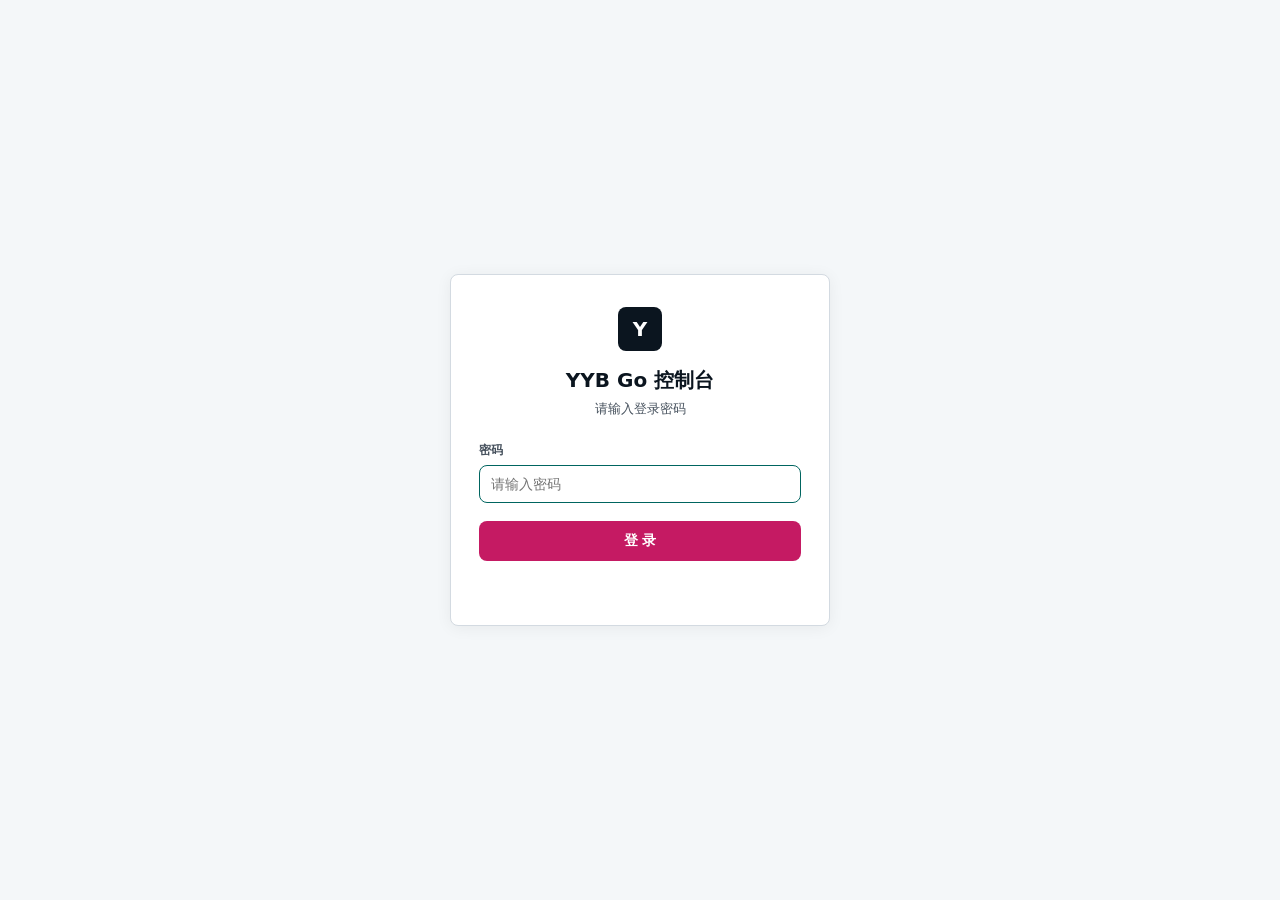
<file: resource/templates/login.html>
<!DOCTYPE html>
<html lang="zh-CN">
<head>
  <meta charset="UTF-8">
  <meta name="viewport" content="width=device-width, initial-scale=1.0">
  <title>YYB Go - 登录</title>
  <style>
    :root {
      --bg: oklch(0.974 0.004 250);
      --surface: oklch(1 0 0);
      --ink: oklch(0.19 0.025 252);
      --muted: oklch(0.43 0.025 252);
      --line: oklch(0.885 0.012 250);
      --primary: oklch(0.54 0.205 3);
      --primary-hover: oklch(0.48 0.195 3);
      --danger: oklch(0.55 0.18 25);
      --danger-soft: oklch(0.955 0.032 25);
      --radius: 8px;
    }
    * { margin: 0; padding: 0; box-sizing: border-box; }
    body {
      min-height: 100vh;
      display: grid;
      place-items: center;
      background: var(--bg);
      color: var(--ink);
      font-family: ui-sans-serif, system-ui, -apple-system, BlinkMacSystemFont, "Segoe UI", "Microsoft YaHei", sans-serif;
      font-size: 14px;
    }
    .login-card {
      width: min(380px, calc(100vw - 32px));
      background: var(--surface);
      border: 1px solid var(--line);
      border-radius: var(--radius);
      padding: 32px 28px;
      box-shadow: 0 2px 16px rgba(0,0,0,0.06);
    }
    .mark {
      width: 44px; height: 44px;
      border-radius: var(--radius);
      display: grid; place-items: center;
      background: var(--ink); color: var(--surface);
      font-weight: 800; font-size: 20px;
      margin: 0 auto 16px;
    }
    h1 {
      text-align: center;
      font-size: 20px; font-weight: 760;
      margin-bottom: 6px;
    }
    .sub {
      text-align: center;
      color: var(--muted);
      font-size: 13px;
      margin-bottom: 24px;
    }
    .field {
      display: grid; gap: 6px;
      margin-bottom: 18px;
    }
    .field label {
      color: var(--muted);
      font-size: 12px; font-weight: 680;
    }
    .input {
      width: 100%;
      border: 1px solid var(--line);
      border-radius: var(--radius);
      background: var(--surface);
      color: var(--ink);
      padding: 10px 11px;
      font: inherit;
      outline: none;
      transition: border-color 160ms ease;
    }
    .input:focus {
      border-color: oklch(0.44 0.112 190);
    }
    .btn {
      width: 100%;
      min-height: 40px;
      border: none;
      border-radius: var(--radius);
      background: var(--primary);
      color: #fff;
      font: inherit;
      font-weight: 700;
      cursor: pointer;
      transition: background 160ms ease;
    }
    .btn:hover { background: var(--primary-hover); }
    .btn:disabled { opacity: 0.62; cursor: not-allowed; }
    .btn:focus-visible {
      outline: 3px solid oklch(0.82 0.08 190);
      outline-offset: 2px;
    }
    .error {
      min-height: 20px;
      text-align: center;
      color: var(--danger);
      font-size: 13px;
      margin-top: 12px;
      visibility: hidden;
    }
    .error.show { visibility: visible; }
  </style>
</head>
<body>
  <div class="login-card">
    <div class="mark" aria-hidden="true">Y</div>
    <h1>YYB Go 控制台</h1>
    <p class="sub">请输入登录密码</p>
    <form id="loginForm" autocomplete="off">
      <div class="field">
        <label for="passwordInput">密码</label>
        <input class="input" type="password" id="passwordInput" placeholder="请输入密码" autofocus>
      </div>
      <button class="btn" type="submit" id="submitBtn">登 录</button>
    </form>
    <div class="error" id="errorMsg"></div>
  </div>

  <script>
    const $ = id => document.getElementById(id);

    function showError(msg) {
      const el = $("errorMsg");
      el.textContent = msg;
      el.classList.add("show");
    }

    function hideError() {
      const el = $("errorMsg");
      el.classList.remove("show");
    }

    $("loginForm").addEventListener("submit", async (e) => {
      e.preventDefault();
      hideError();
      const password = $("passwordInput").value;
      if (!password) {
        showError("请输入密码");
        return;
      }
      const btn = $("submitBtn");
      btn.disabled = true;
      btn.textContent = "登录中…";
      try {
        const resp = await fetch("/login", {
          method: "POST",
          headers: { "Content-Type": "application/json" },
          body: JSON.stringify({ password })
        });
        const text = await resp.text();
        let data = null;
        try { data = text ? JSON.parse(text) : null; } catch { data = text; }
        const isEnvelope = data && typeof data === "object" && !Array.isArray(data)
          && Object.prototype.hasOwnProperty.call(data, "code")
          && Object.prototype.hasOwnProperty.call(data, "msg");
        if (!resp.ok || (isEnvelope && data.code !== 0)) {
          showError(isEnvelope ? data.msg : ("HTTP " + resp.status));
          btn.disabled = false;
          btn.textContent = "登 录";
          return;
        }
        // 登录成功后跳转
        const redirect = (isEnvelope && data.data && data.data.redirect) ? data.data.redirect : "/";
        location.href = redirect;
      } catch (err) {
        showError("网络错误，请重试");
        btn.disabled = false;
        btn.textContent = "登 录";
      }
    });
  </script>
</body>
</html>
</file>
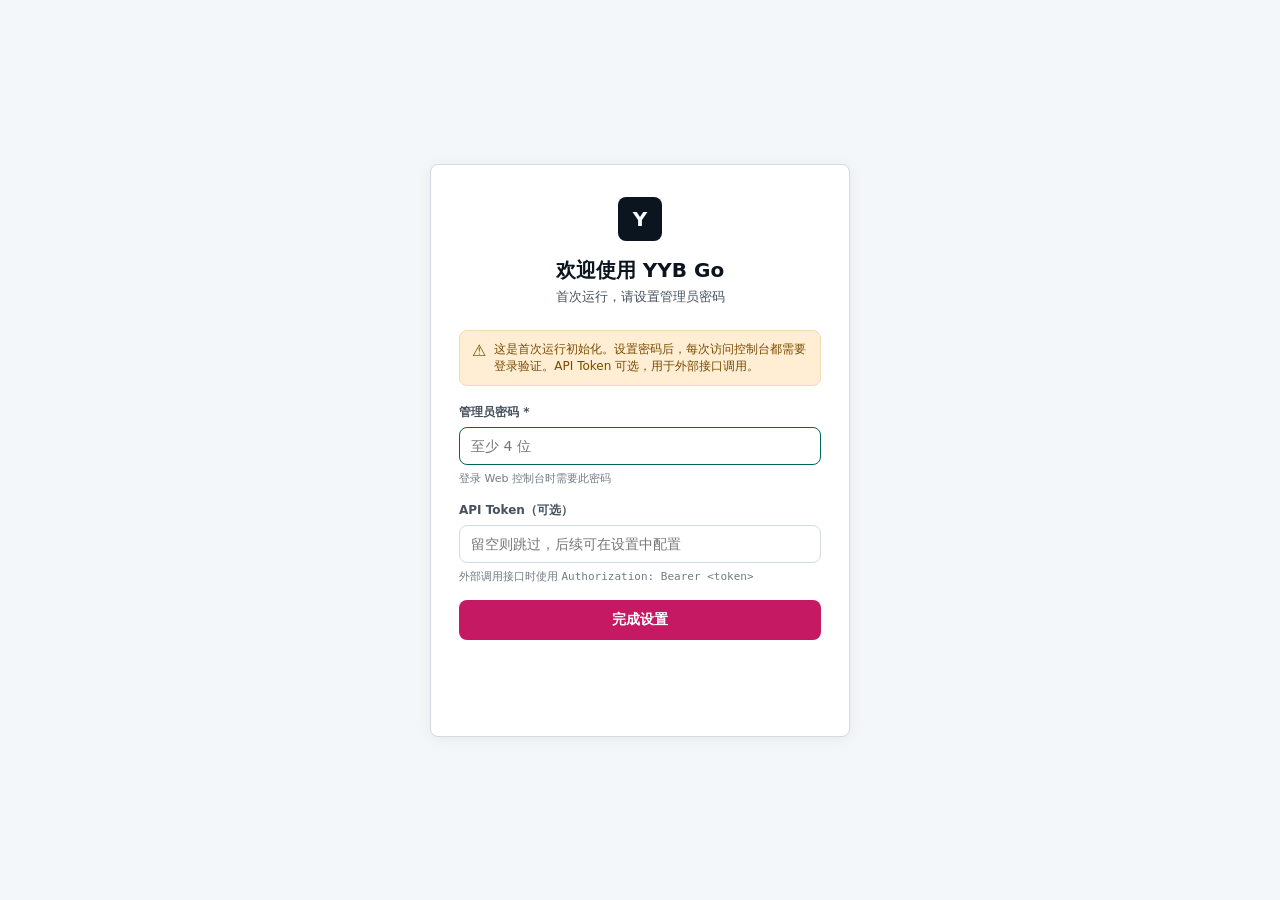
<file: resource/templates/setup.html>
<!DOCTYPE html>
<html lang="zh-CN">
<head>
  <meta charset="UTF-8">
  <meta name="viewport" content="width=device-width, initial-scale=1.0">
  <title>YYB Go - 初始设置</title>
  <style>
    :root {
      --bg: oklch(0.974 0.004 250);
      --surface: oklch(1 0 0);
      --ink: oklch(0.19 0.025 252);
      --muted: oklch(0.43 0.025 252);
      --faint: oklch(0.58 0.018 252);
      --line: oklch(0.885 0.012 250);
      --primary: oklch(0.54 0.205 3);
      --primary-hover: oklch(0.48 0.195 3);
      --accent: oklch(0.44 0.112 190);
      --success: oklch(0.55 0.135 145);
      --success-soft: oklch(0.94 0.035 145);
      --danger: oklch(0.55 0.18 25);
      --radius: 8px;
    }
    * { margin: 0; padding: 0; box-sizing: border-box; }
    body {
      min-height: 100vh;
      display: grid; place-items: center;
      background: var(--bg);
      color: var(--ink);
      font-family: ui-sans-serif, system-ui, -apple-system, BlinkMacSystemFont, "Segoe UI", "Microsoft YaHei", sans-serif;
      font-size: 14px;
    }
    .card {
      width: min(420px, calc(100vw - 32px));
      background: var(--surface);
      border: 1px solid var(--line);
      border-radius: var(--radius);
      padding: 32px 28px;
      box-shadow: 0 2px 16px rgba(0,0,0,0.06);
    }
    .mark {
      width: 44px; height: 44px;
      border-radius: var(--radius);
      display: grid; place-items: center;
      background: var(--ink); color: var(--surface);
      font-weight: 800; font-size: 20px;
      margin: 0 auto 16px;
    }
    h1 { text-align: center; font-size: 20px; font-weight: 760; margin-bottom: 4px; }
    .sub { text-align: center; color: var(--muted); font-size: 13px; margin-bottom: 24px; }
    .alert {
      padding: 10px 12px; border-radius: var(--radius);
      background: oklch(0.955 0.04 78); border: 1px solid oklch(0.9 0.06 78);
      color: oklch(0.45 0.12 78); font-size: 12px; margin-bottom: 18px;
      display: flex; gap: 8px; align-items: flex-start;
    }
    .alert-icon { flex-shrink: 0; font-size: 16px; }
    .field { display: grid; gap: 6px; margin-bottom: 16px; }
    .field label { color: var(--muted); font-size: 12px; font-weight: 680; }
    .field .hint { color: var(--faint); font-size: 11px; }
    .input {
      width: 100%;
      border: 1px solid var(--line);
      border-radius: var(--radius);
      background: var(--surface);
      color: var(--ink);
      padding: 10px 11px;
      font: inherit; outline: none;
      transition: border-color 160ms ease;
    }
    .input:focus { border-color: var(--accent); }
    .btn {
      width: 100%; min-height: 40px;
      border: none; border-radius: var(--radius);
      background: var(--primary); color: #fff;
      font: inherit; font-weight: 700; cursor: pointer;
      transition: background 160ms ease;
    }
    .btn:hover { background: var(--primary-hover); }
    .btn:disabled { opacity: 0.62; cursor: not-allowed; }
    .btn:focus-visible { outline: 3px solid oklch(0.82 0.08 190); outline-offset: 2px; }
    .error { min-height: 20px; text-align: center; color: var(--danger); font-size: 13px; margin-top: 12px; }
    .success { min-height: 20px; text-align: center; color: var(--success); font-size: 13px; margin-top: 12px; }
  </style>
</head>
<body>
  <div class="card">
    <div class="mark" aria-hidden="true">Y</div>
    <h1>欢迎使用 YYB Go</h1>
    <p class="sub">首次运行，请设置管理员密码</p>
    <div class="alert">
      <span class="alert-icon">⚠</span>
      <span>这是首次运行初始化。设置密码后，每次访问控制台都需要登录验证。API Token 可选，用于外部接口调用。</span>
    </div>
    <form id="setupForm" autocomplete="off">
      <div class="field">
        <label for="passwordInput">管理员密码 *</label>
        <input class="input" type="password" id="passwordInput" placeholder="至少 4 位" autofocus>
        <span class="hint">登录 Web 控制台时需要此密码</span>
      </div>
      <div class="field">
        <label for="tokenInput">API Token（可选）</label>
        <input class="input" type="text" id="tokenInput" placeholder="留空则跳过，后续可在设置中配置">
        <span class="hint">外部调用接口时使用 <code>Authorization: Bearer &lt;token&gt;</code></span>
      </div>
      <button class="btn" type="submit" id="submitBtn">完成设置</button>
    </form>
    <div class="error" id="errorMsg"></div>
    <div class="success" id="successMsg"></div>
  </div>

  <script>
    const $ = id => document.getElementById(id);

    function show(msg, cls, el) {
      el.textContent = msg;
    }

    $("setupForm").addEventListener("submit", async (e) => {
      e.preventDefault();
      $("errorMsg").textContent = "";
      $("successMsg").textContent = "";

      const password = $("passwordInput").value;
      const token = $("tokenInput").value.trim();

      if (!password || password.length < 4) {
        $("errorMsg").textContent = "密码至少需要 4 位";
        return;
      }

      const btn = $("submitBtn");
      btn.disabled = true;
      btn.textContent = "保存中…";

      try {
        const resp = await fetch("/setup", {
          method: "POST",
          headers: { "Content-Type": "application/json" },
          body: JSON.stringify({ password, token })
        });
        const text = await resp.text();
        let data = null;
        try { data = text ? JSON.parse(text) : null; } catch { data = text; }
        const isEnv = data && typeof data === "object" && !Array.isArray(data)
          && Object.prototype.hasOwnProperty.call(data, "code");
        if (!resp.ok || (isEnv && data.code !== 0)) {
          $("errorMsg").textContent = isEnv ? data.msg : ("HTTP " + resp.status);
          btn.disabled = false;
          btn.textContent = "完成设置";
          return;
        }
        $("successMsg").textContent = "设置完成，正在跳转…";
        const redirect = (isEnv && data.data && data.data.redirect) ? data.data.redirect : "/";
        setTimeout(() => { location.href = redirect; }, 600);
      } catch {
        $("errorMsg").textContent = "网络错误，请重试";
        btn.disabled = false;
        btn.textContent = "完成设置";
      }
    });
  </script>
</body>
</html>
</file>
